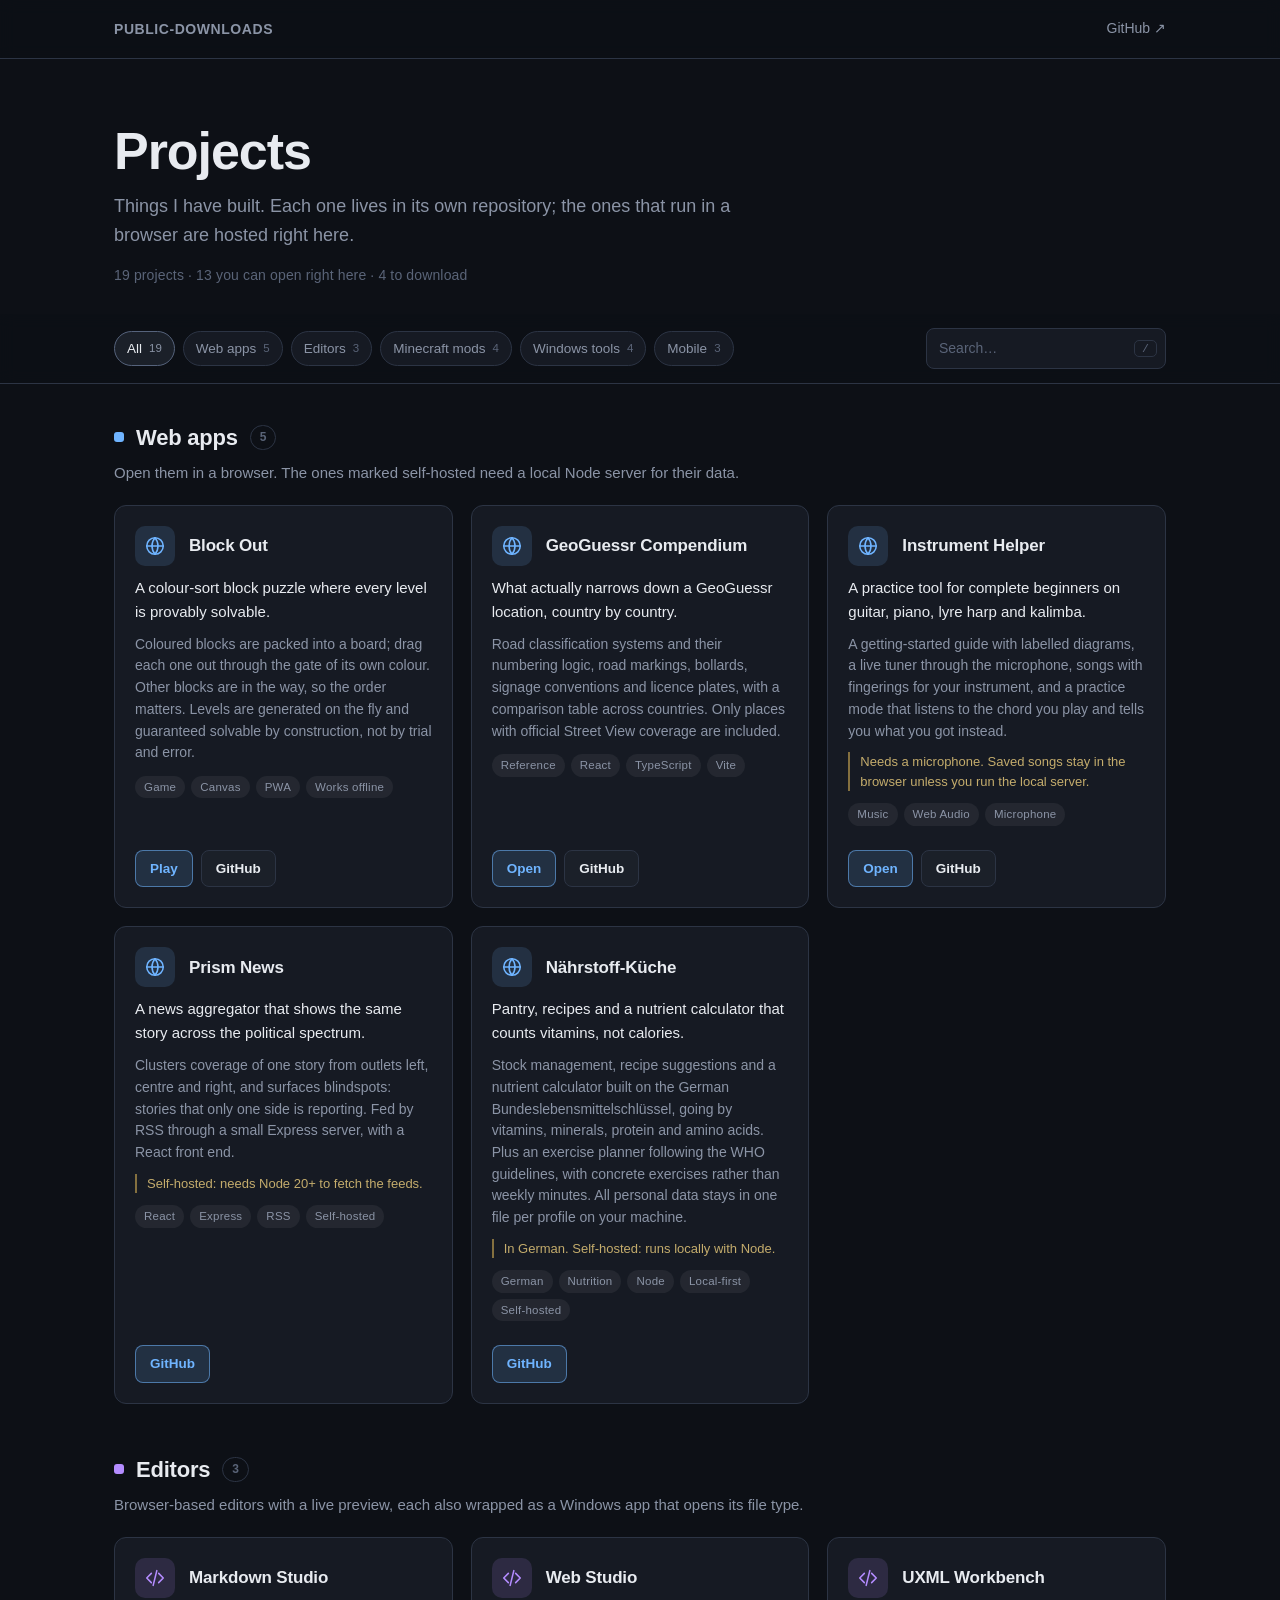
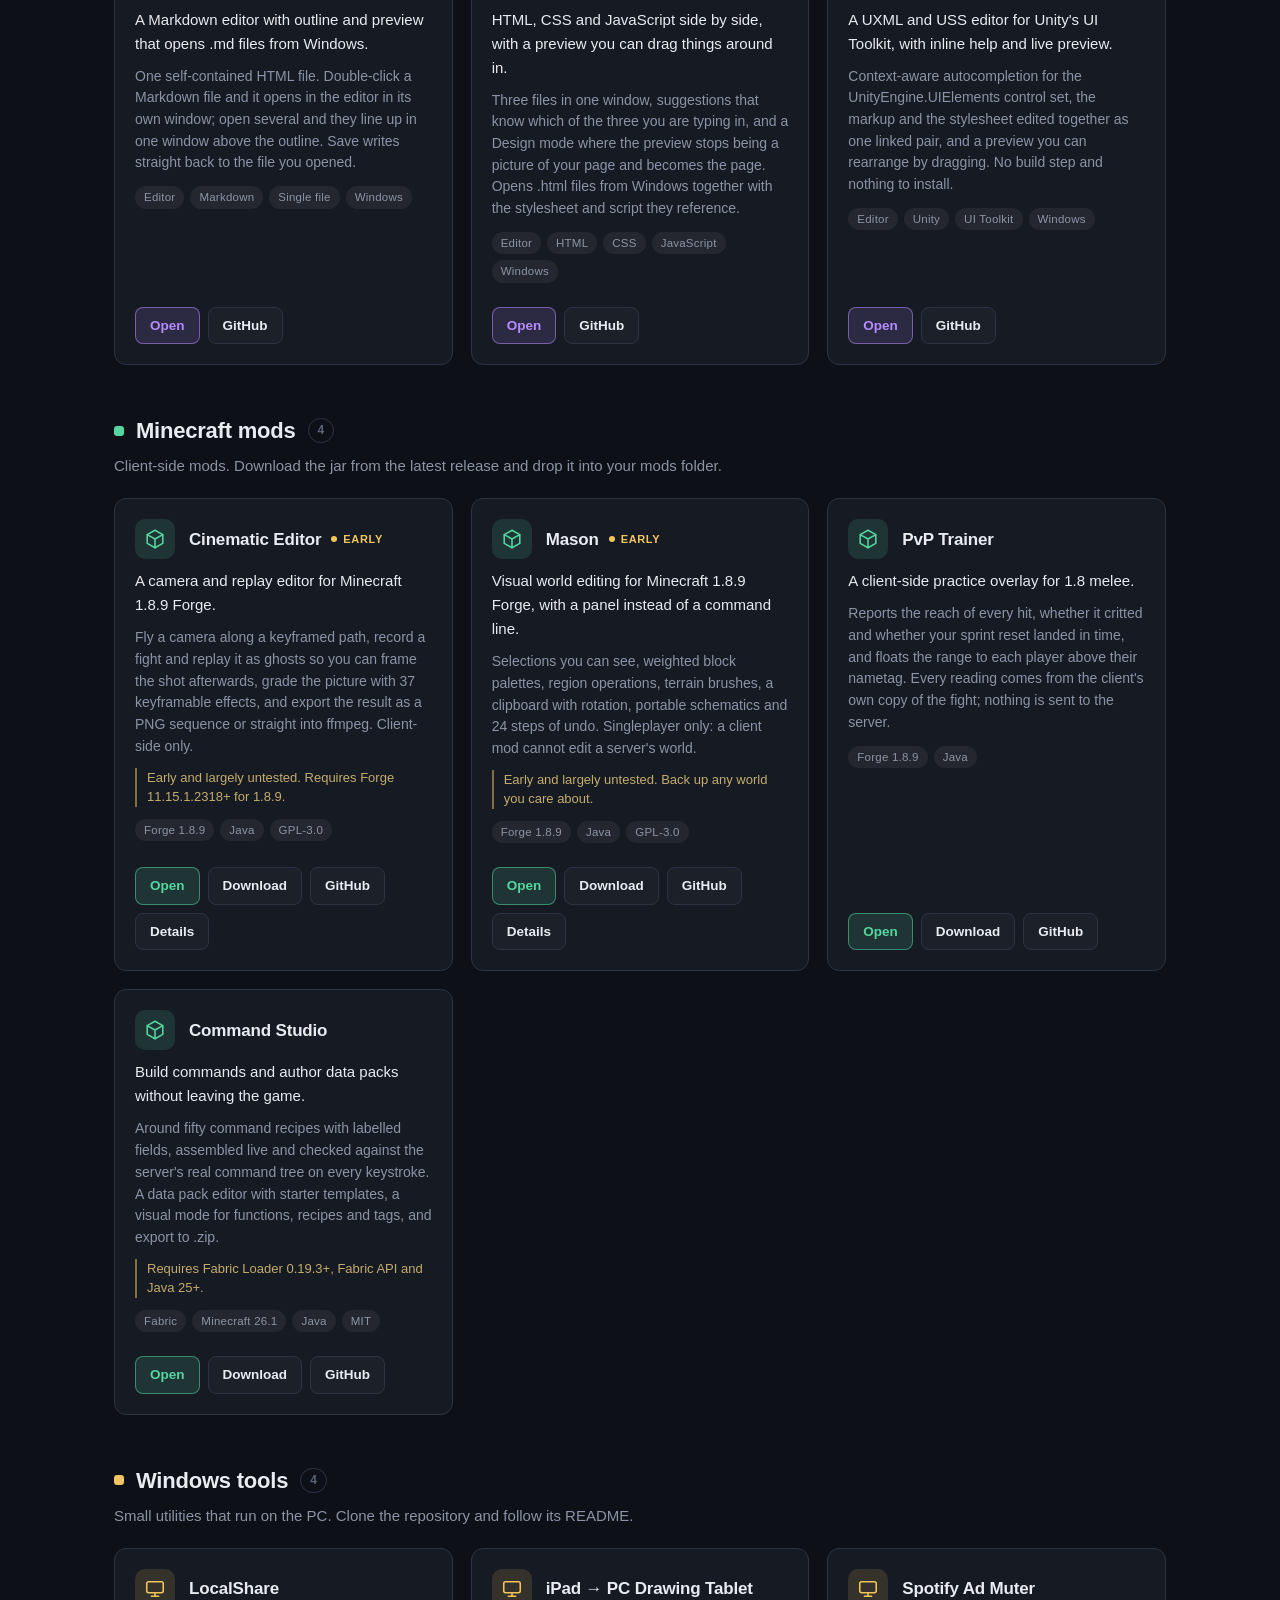
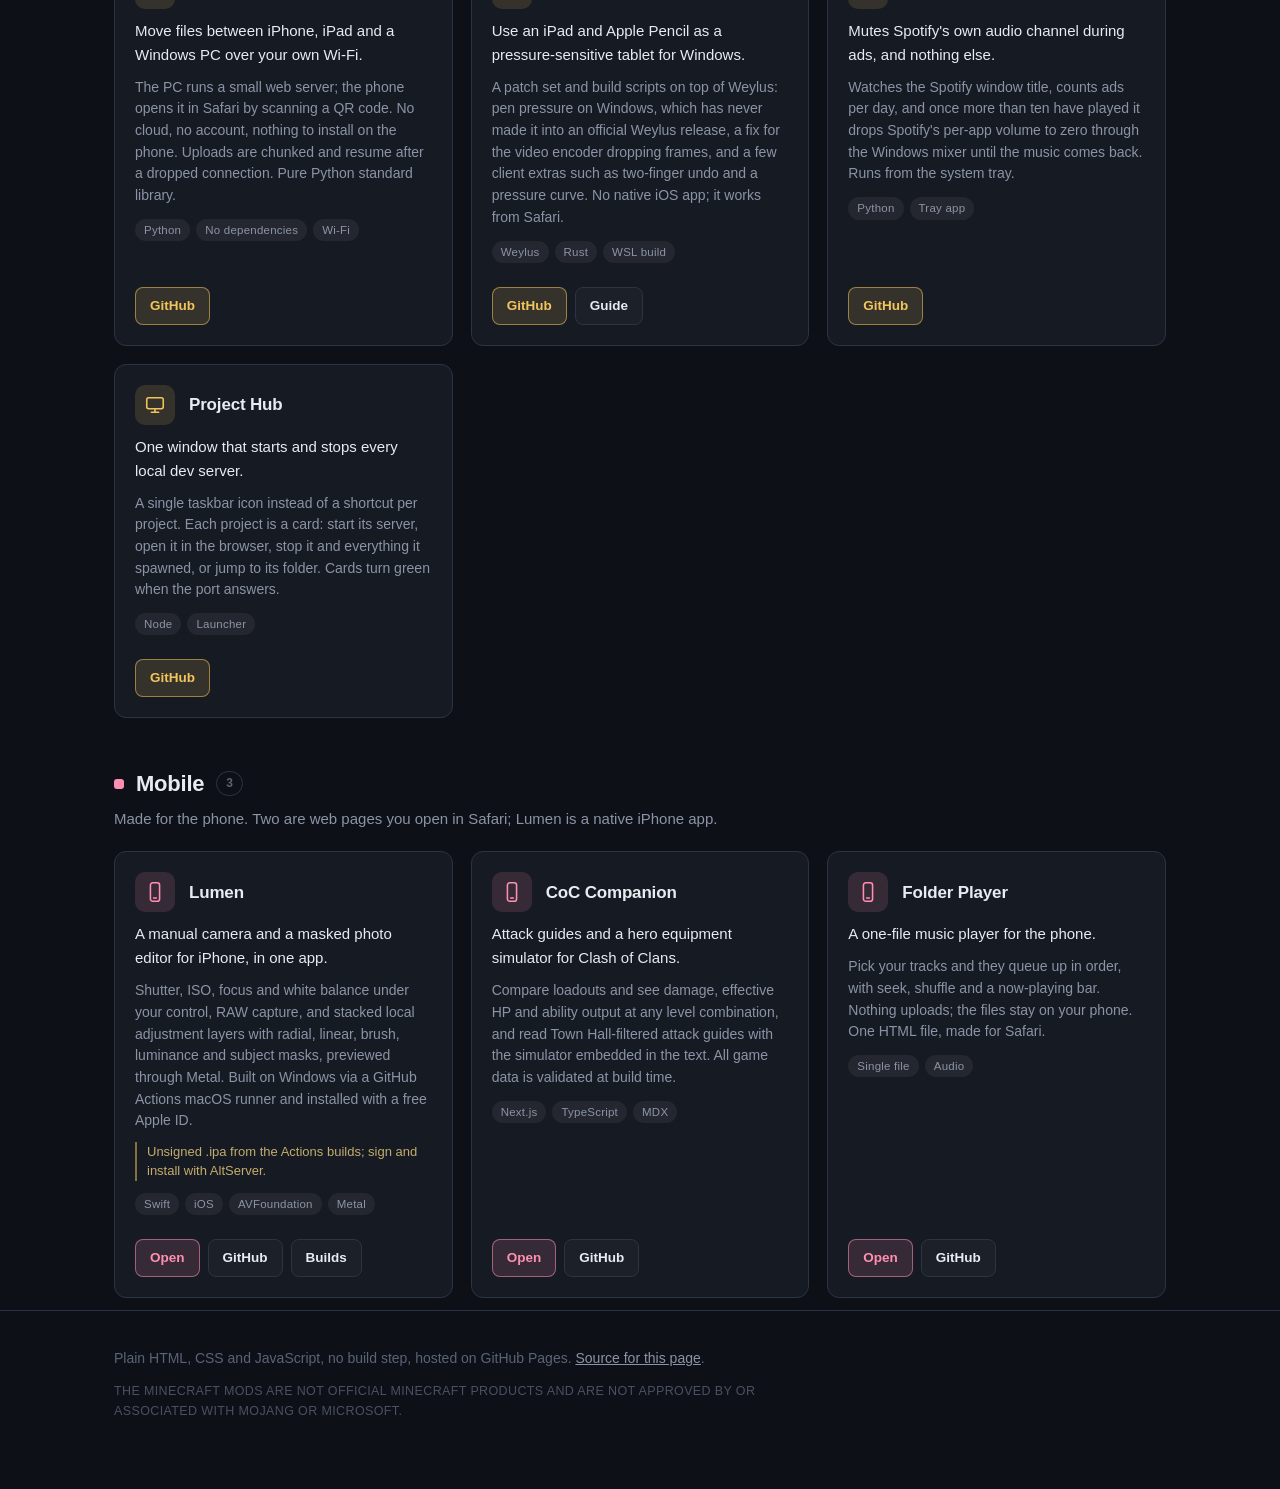
<file: index.html>
<!doctype html>
<html lang="en">
<head>
<meta charset="utf-8">
<meta name="viewport" content="width=device-width, initial-scale=1">
<title>Projects</title>
<meta name="description" content="Every project in one place: web apps, editors, Minecraft mods, Windows tools and mobile apps, each in its own repository.">
<meta name="theme-color" content="#0d1016">
<link rel="icon" href="data:image/svg+xml,%3Csvg xmlns='http://www.w3.org/2000/svg' viewBox='0 0 32 32'%3E%3Crect width='32' height='32' rx='7' fill='%23161a23'/%3E%3Crect x='7' y='7' width='8' height='8' rx='2' fill='%236fb4ff'/%3E%3Crect x='17' y='7' width='8' height='8' rx='2' fill='%2355d6a0'/%3E%3Crect x='7' y='17' width='8' height='8' rx='2' fill='%23f2c55c'/%3E%3Crect x='17' y='17' width='8' height='8' rx='2' fill='%23ff8fb1'/%3E%3C/svg%3E">
<link rel="stylesheet" href="style.css">
</head>
<body>

<header class="top">
	<div class="wrap">
		<a class="brand" id="brand" href="./">Projects</a>
		<nav>
			<a id="profile" href="https://github.com/" rel="me">GitHub &nearr;</a>
		</nav>
	</div>
</header>

<section class="hero">
	<div class="wrap">
		<h1 id="title">Projects</h1>
		<p class="tagline" id="tagline">Things I have built.</p>
		<p class="stats" id="stats"></p>

		<!-- Shown only while no GitHub username can be worked out. -->
		<div class="notice" id="setup" hidden>
			<strong>No GitHub username yet.</strong>
			Set <code>user</code> in <code>projects.js</code> and the Source, Download and Open
			buttons start working. Once this page is served from <code>&lt;you&gt;.github.io</code>
			it reads the name from the address by itself.
		</div>
	</div>
</section>

<div class="toolbar">
	<div class="wrap">
		<div class="chips" id="chips" role="group" aria-label="Filter by category"></div>
		<label class="search">
			<span class="sr-only">Search projects</span>
			<input id="search" type="search" placeholder="Search…" autocomplete="off" spellcheck="false">
			<kbd aria-hidden="true">/</kbd>
		</label>
	</div>
</div>

<main class="wrap" id="hub">
	<noscript>
		<p class="empty">This page builds its list with JavaScript. With it off, the projects are
		all on <a href="https://github.com/">GitHub</a> under the same account as this site.</p>
	</noscript>
</main>

<footer>
	<div class="wrap">
		<p>
			Plain HTML, CSS and JavaScript, no build step, hosted on GitHub Pages.
			<a id="hub-source" href="https://github.com/">Source for this page</a>.
		</p>
		<p class="disclaimer">
			The Minecraft mods are not official Minecraft products and are not approved by or
			associated with Mojang or Microsoft.
		</p>
	</div>
</footer>

<script src="projects.js"></script>
<script src="hub.js"></script>
</body>
</html>
</file>
<file: style.css>
/* Project hub. Same palette as the mods page (mods.css), so the two read as
   one site; each category gets a colour of its own on top. */

:root {
	--bg: #0d1016;
	--panel: #161a23;
	--panel-2: #1b2029;
	--seam: #2c3444;
	--text: #e8ebf0;
	--dim: #8b94a6;
	--faint: #5a6478;
	--warn: #f2c55c;
	--radius: 12px;
	--max: 1100px;
	--header: 58px;

	--web: #6fb4ff;
	--editors: #b48cff;
	--minecraft: #55d6a0;
	--windows: #f2c55c;
	--mobile: #ff8fb1;

	/* the current category's colour; sections and cards override it */
	--c: var(--dim);
}

.cat-web { --c: var(--web); }
.cat-editors { --c: var(--editors); }
.cat-minecraft { --c: var(--minecraft); }
.cat-windows { --c: var(--windows); }
.cat-mobile { --c: var(--mobile); }

* {
	box-sizing: border-box;
}

/* Filtering hides cards with the `hidden` attribute; this keeps it winning
   over the display rules below. */
[hidden] {
	display: none !important;
}

html {
	scroll-behavior: smooth;
	scroll-padding-top: calc(var(--header) + 72px);
}

body {
	margin: 0;
	background: var(--bg);
	color: var(--text);
	font: 16px/1.6 -apple-system, BlinkMacSystemFont, "Segoe UI", Roboto, Helvetica, Arial, sans-serif;
	-webkit-font-smoothing: antialiased;
}

a {
	color: inherit;
}

code {
	font-family: ui-monospace, SFMono-Regular, Menlo, Consolas, monospace;
	font-size: 0.92em;
	padding: 1px 5px;
	border-radius: 4px;
	background: rgba(255, 255, 255, 0.07);
}

.wrap {
	max-width: var(--max);
	margin: 0 auto;
	padding: 0 24px;
}

.sr-only {
	position: absolute;
	width: 1px;
	height: 1px;
	overflow: hidden;
	clip: rect(0 0 0 0);
	white-space: nowrap;
}

/* ---------------------------------------------------------------- header */

header.top {
	position: sticky;
	top: 0;
	z-index: 20;
	background: rgba(13, 16, 22, 0.92);
	backdrop-filter: blur(8px);
	border-bottom: 1px solid var(--seam);
}

header.top .wrap {
	display: flex;
	align-items: center;
	gap: 24px;
	height: var(--header);
}

.brand {
	font-weight: 700;
	letter-spacing: 0.04em;
	font-size: 14px;
	text-transform: uppercase;
	color: var(--dim);
	text-decoration: none;
}

.brand:hover {
	color: var(--text);
}

header.top nav {
	margin-left: auto;
	display: flex;
	gap: 20px;
	font-size: 14px;
}

header.top nav a {
	color: var(--dim);
	text-decoration: none;
	padding: 4px 0;
	border-bottom: 2px solid transparent;
}

header.top nav a:hover {
	color: var(--text);
	border-bottom-color: var(--seam);
}

/* ------------------------------------------------------------------ hero */

.hero {
	padding: 64px 0 28px;
}

.hero h1 {
	margin: 0 0 12px;
	font-size: clamp(34px, 6vw, 52px);
	line-height: 1.1;
	letter-spacing: -0.02em;
}

.hero .tagline {
	margin: 0;
	max-width: 620px;
	color: var(--dim);
	font-size: 18px;
}

.stats {
	margin: 14px 0 0;
	color: var(--faint);
	font-size: 14px;
	letter-spacing: 0.01em;
}

.stats:empty {
	display: none;
}

.notice {
	max-width: 680px;
	margin: 28px 0 0;
	padding: 14px 18px;
	background: rgba(242, 197, 92, 0.08);
	border: 1px solid rgba(242, 197, 92, 0.32);
	border-radius: var(--radius);
	color: var(--warn);
	font-size: 14.5px;
}

.notice strong {
	color: #ffdf95;
}

.notice code {
	background: rgba(242, 197, 92, 0.12);
}

/* --------------------------------------------------------------- toolbar */

.toolbar {
	position: sticky;
	top: var(--header);
	z-index: 10;
	padding: 14px 0;
	background: rgba(13, 16, 22, 0.92);
	backdrop-filter: blur(8px);
	border-bottom: 1px solid var(--seam);
}

.toolbar .wrap {
	display: flex;
	align-items: center;
	gap: 16px;
	flex-wrap: wrap;
}

.chips {
	display: flex;
	flex-wrap: wrap;
	gap: 8px;
	flex: 1 1 320px;
}

.chip {
	display: inline-flex;
	align-items: center;
	gap: 7px;
	padding: 6px 12px;
	border-radius: 999px;
	border: 1px solid var(--seam);
	background: var(--panel);
	color: var(--dim);
	font: inherit;
	font-size: 13.5px;
	cursor: pointer;
	transition: border-color 0.15s ease, background 0.15s ease, color 0.15s ease;
}

.chip:hover {
	color: var(--text);
	border-color: #4a566e;
}

.chip[aria-pressed="true"] {
	color: var(--text);
	background: var(--panel-2);
	border-color: #56637c;
}

.chip .count {
	font-size: 11.5px;
	color: var(--faint);
	font-variant-numeric: tabular-nums;
}

.chip[aria-pressed="true"] .count {
	color: var(--dim);
}

.search {
	position: relative;
	display: flex;
	align-items: center;
	flex: 0 1 240px;
	min-width: 170px;
	margin-left: auto;
}

.search input {
	width: 100%;
	padding: 8px 40px 8px 12px;
	border-radius: 8px;
	border: 1px solid var(--seam);
	background: var(--panel);
	color: var(--text);
	font: inherit;
	font-size: 14px;
}

.search input::placeholder {
	color: var(--faint);
}

.search input:focus {
	outline: none;
	border-color: #56637c;
	box-shadow: 0 0 0 3px rgba(111, 180, 255, 0.15);
}

.search kbd {
	position: absolute;
	right: 9px;
	padding: 1px 7px;
	border-radius: 5px;
	border: 1px solid var(--seam);
	color: var(--faint);
	font: 11.5px ui-monospace, SFMono-Regular, Menlo, Consolas, monospace;
	pointer-events: none;
}

.search input:focus + kbd {
	display: none;
}

/* ---------------------------------------------------------------- groups */

main {
	padding-top: 16px;
	padding-bottom: 32px;
}

.group {
	padding: 36px 0 12px;
}

.group h2 {
	display: flex;
	align-items: center;
	gap: 12px;
	margin: 0 0 6px;
	font-size: 22px;
	letter-spacing: -0.01em;
}

.group h2::before {
	content: "";
	width: 10px;
	height: 10px;
	border-radius: 3px;
	background: var(--c);
}

.group h2 .count {
	font-size: 12px;
	font-weight: 600;
	color: var(--faint);
	padding: 2px 9px;
	border-radius: 999px;
	border: 1px solid var(--seam);
}

.blurb {
	margin: 0 0 20px;
	max-width: 720px;
	color: var(--dim);
	font-size: 15px;
}

.grid {
	display: grid;
	grid-template-columns: repeat(auto-fill, minmax(300px, 1fr));
	gap: 18px;
}

.empty {
	margin: 48px 0;
	color: var(--dim);
	text-align: center;
}

/* ----------------------------------------------------------------- cards */

.card {
	display: flex;
	flex-direction: column;
	gap: 10px;
	padding: 20px;
	background: var(--panel);
	border: 1px solid var(--seam);
	border-radius: var(--radius);
	transition: border-color 0.15s ease, transform 0.15s ease;
}

.card:hover {
	border-color: color-mix(in srgb, var(--c) 45%, var(--seam));
	transform: translateY(-2px);
}

.card-head {
	display: flex;
	align-items: center;
	gap: 14px;
}

.tile {
	flex: none;
	display: grid;
	place-items: center;
	width: 40px;
	height: 40px;
	border-radius: 10px;
	background: color-mix(in srgb, var(--c) 14%, transparent);
	color: var(--c);
}

.tile svg {
	width: 22px;
	height: 22px;
	fill: none;
	stroke: currentColor;
	stroke-width: 1.7;
	stroke-linecap: round;
	stroke-linejoin: round;
}

.card-title {
	display: flex;
	align-items: center;
	gap: 10px;
	flex-wrap: wrap;
	min-width: 0;
}

.card h3 {
	margin: 0;
	font-size: 17px;
	letter-spacing: -0.01em;
}

.status {
	display: inline-flex;
	align-items: center;
	gap: 6px;
	font-size: 11px;
	font-weight: 600;
	letter-spacing: 0.06em;
	text-transform: uppercase;
	color: var(--faint);
}

.status::before {
	content: "";
	width: 6px;
	height: 6px;
	border-radius: 50%;
	background: currentColor;
}

.status.early,
.status.wip {
	color: var(--warn);
}

.card .tagline {
	margin: 0;
	font-size: 15px;
	color: var(--text);
}

.card .desc {
	margin: 0;
	font-size: 14px;
	line-height: 1.55;
	color: var(--dim);
}

.card .note {
	margin: 0;
	padding-left: 10px;
	border-left: 2px solid rgba(242, 197, 92, 0.5);
	font-size: 13px;
	line-height: 1.5;
	color: #c4ac6c;
}

.tags {
	display: flex;
	flex-wrap: wrap;
	gap: 6px;
	margin: 2px 0 0;
	padding: 0;
	list-style: none;
}

.tags li {
	font-size: 11.5px;
	letter-spacing: 0.02em;
	padding: 2px 9px;
	border-radius: 999px;
	background: rgba(255, 255, 255, 0.06);
	color: var(--dim);
}

.card-foot {
	margin-top: auto;
	padding-top: 14px;
	display: flex;
	flex-direction: column;
	gap: 10px;
}

.actions {
	display: flex;
	gap: 8px;
	flex-wrap: wrap;
}

.btn {
	display: inline-block;
	padding: 7px 14px;
	border-radius: 8px;
	font-size: 13.5px;
	font-weight: 600;
	text-decoration: none;
	border: 1px solid var(--seam);
	background: var(--panel-2);
	color: var(--text);
	transition: border-color 0.15s ease, background 0.15s ease;
}

.btn:hover {
	background: #232a36;
	border-color: #4a566e;
}

.btn.primary {
	background: color-mix(in srgb, var(--c) 14%, transparent);
	border-color: color-mix(in srgb, var(--c) 55%, transparent);
	color: var(--c);
}

.btn.primary:hover {
	background: color-mix(in srgb, var(--c) 22%, transparent);
	border-color: var(--c);
}

/* A button whose link could not be built: no username, or no repository yet. */
.btn:not([href]) {
	opacity: 0.45;
	cursor: not-allowed;
}

.meta {
	font-size: 12.5px;
	color: var(--faint);
	font-variant-numeric: tabular-nums;
}

.card.soon {
	opacity: 0.6;
}

.card.soon:hover {
	transform: none;
	border-color: var(--seam);
}

/* ---------------------------------------------------------------- footer */

footer {
	border-top: 1px solid var(--seam);
	padding: 36px 0 56px;
	color: var(--faint);
	font-size: 14px;
}

footer p {
	margin: 0 0 12px;
	max-width: 720px;
}

footer a {
	color: var(--dim);
}

footer a:not([href]) {
	text-decoration: none;
}

.disclaimer {
	font-size: 12.5px;
	letter-spacing: 0.03em;
	text-transform: uppercase;
	color: #4a5162;
}

/* ------------------------------------------------------------- responsive */

@media (max-width: 720px) {
	.hero {
		padding: 44px 0 24px;
	}

	.toolbar {
		position: static;
	}

	.search {
		flex-basis: 100%;
		margin-left: 0;
	}

	.grid {
		grid-template-columns: 1fr;
	}
}

@media (prefers-reduced-motion: reduce) {
	html {
		scroll-behavior: auto;
	}

	.card,
	.btn,
	.chip {
		transition: none;
	}

	.card:hover {
		transform: none;
	}
}
</file>
